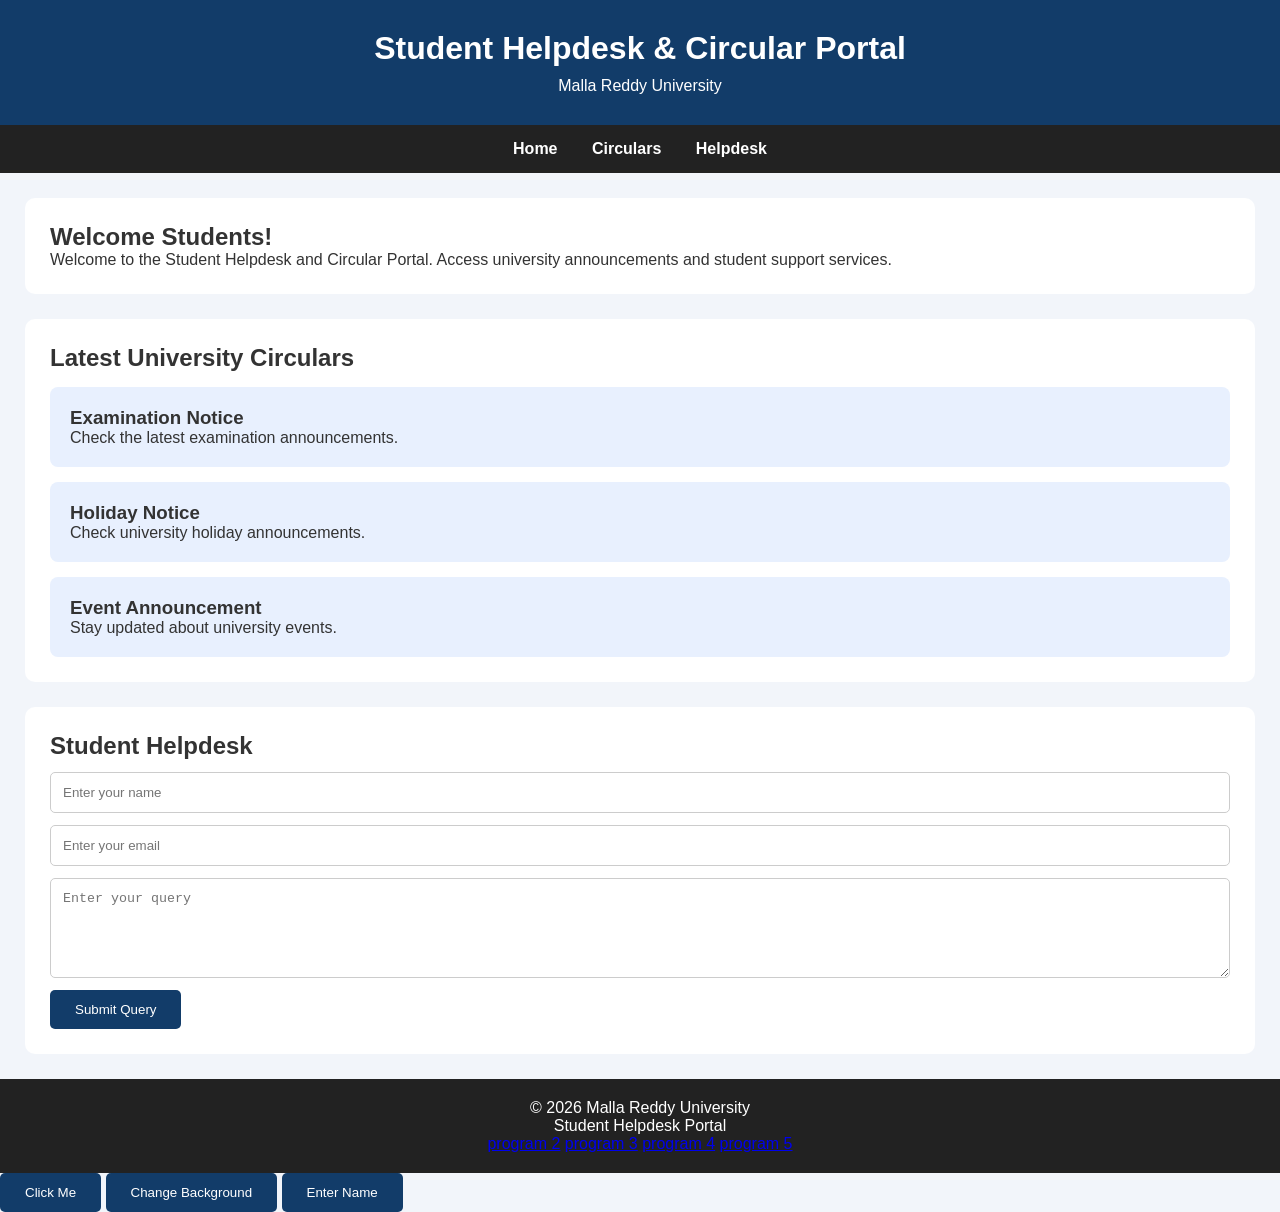
<file: index.html>
<!DOCTYPE html>
<html lang="en">
<head>
    <meta charset="UTF-8">
    <meta name="viewport" content="width=device-width, initial-scale=1.0">
    <title>Student Helpdesk Portal</title>
    <link rel="stylesheet" href="style.css">
</head>
<script src="script.js"></script>
<body>

    <header>
        <h1>Student Helpdesk & Circular Portal</h1>
        <p>Malla Reddy University</p>
    </header>

    <nav>
        <a href="#home">Home</a>
        <a href="#circulars">Circulars</a>
        <a href="#helpdesk">Helpdesk</a>
    </nav>

    <section id="home">
        <h2>Welcome Students!</h2>
        <p>
            Welcome to the Student Helpdesk and Circular Portal.
            Access university announcements and student support services.
        </p>
    </section>

    <section id="circulars">
        <h2>Latest University Circulars</h2>

        <div class="card">
            <h3>Examination Notice</h3>
            <p>Check the latest examination announcements.</p>
        </div>

        <div class="card">
            <h3>Holiday Notice</h3>
            <p>Check university holiday announcements.</p>
        </div>

        <div class="card">
            <h3>Event Announcement</h3>
            <p>Stay updated about university events.</p>
        </div>
    </section>

    <section id="helpdesk">
        <h2>Student Helpdesk</h2>

        <form id="helpForm">
            <input type="text" id="name"
                placeholder="Enter your name" required>

            <input type="email" id="email"
                placeholder="Enter your email" required>

            <textarea id="message"
                placeholder="Enter your query" required></textarea>

            <button type="submit">Submit Query</button>
        </form>

        <p id="result"></p>
    </section>

    <footer>
        <p>© 2026 Malla Reddy University</p>
        <p>Student Helpdesk Portal</p>
        <a href="case study-2.html">program 2</a>
        <a href="case study-3.html">program 3</a>
        <a href="case study-4.html">program 4</a>
        <a href="case study-5.html">program 5</a>
    </footer>

    <script src="script.js"></script>
<button onclick="showMessage()">Click Me</button>

<button onclick="changeColor()">Change Background</button>

<button onclick="displayName()">Enter Name</button>

<p id="output"></p>
</body>
</html>
</file>
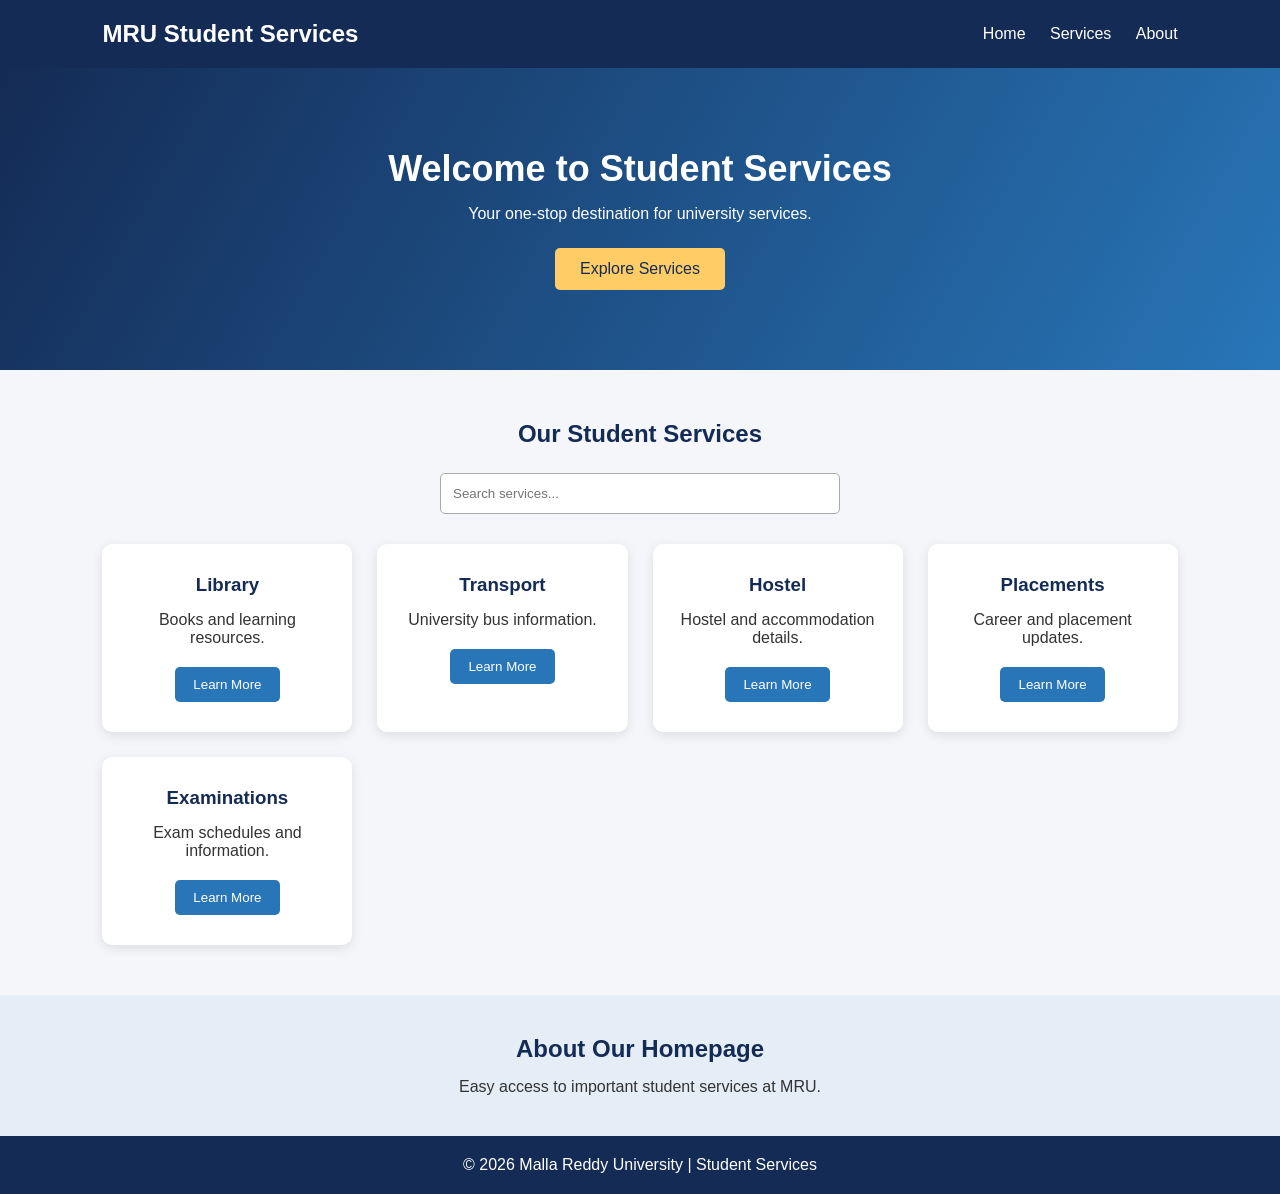
<file: case study-2.html>
<!DOCTYPE html>
<html lang="en">
<head>
    <meta charset="UTF-8">
    <meta name="viewport" content="width=device-width, initial-scale=1.0">
    <title>Student Services - MRU</title>

    <!-- CSS -->
    <style>
        * {
            margin: 0;
            padding: 0;
            box-sizing: border-box;
            font-family: Arial, sans-serif;
        }

        html {
            scroll-behavior: smooth;
        }

        body {
            background: #f4f6fa;
            color: #333;
        }

        header {
            background: #142b55;
            color: white;
            padding: 20px 8%;
            display: flex;
            justify-content: space-between;
            align-items: center;
        }

        nav a {
            color: white;
            text-decoration: none;
            margin-left: 20px;
        }

        nav a:hover {
            color: #ffcc66;
        }

        .hero {
            background: linear-gradient(120deg, #142b55, #2876b8);
            color: white;
            text-align: center;
            padding: 80px 20px;
        }

        .hero h1 {
            font-size: 36px;
            margin-bottom: 15px;
        }

        .hero p {
            margin-bottom: 25px;
        }

        .btn {
            display: inline-block;
            background: #ffcc66;
            color: #142b55;
            padding: 12px 25px;
            text-decoration: none;
            border-radius: 5px;
        }

        .services {
            padding: 50px 8%;
            text-align: center;
        }

        .services h2 {
            color: #142b55;
            margin-bottom: 25px;
        }

        #search {
            width: 80%;
            max-width: 400px;
            padding: 12px;
            margin-bottom: 30px;
            border: 1px solid #aaa;
            border-radius: 5px;
        }

        .service-container {
            display: grid;
            grid-template-columns: repeat(auto-fit, minmax(200px, 1fr));
            gap: 25px;
        }

        .card {
            background: white;
            padding: 30px 20px;
            border-radius: 10px;
            box-shadow: 0 3px 12px rgba(0,0,0,0.1);
            transition: transform 0.3s;
        }

        .card:hover {
            transform: translateY(-8px);
        }

        .card h3 {
            color: #142b55;
            margin-bottom: 15px;
        }

        .card p {
            margin-bottom: 20px;
        }

        button {
            background: #2876b8;
            color: white;
            padding: 10px 18px;
            border: 0;
            border-radius: 5px;
            cursor: pointer;
        }

        button:hover {
            background: #142b55;
        }

        .about {
            background: #e5edf7;
            padding: 40px 20px;
            text-align: center;
        }

        .about h2 {
            color: #142b55;
            margin-bottom: 15px;
        }

        footer {
            background: #142b55;
            color: white;
            text-align: center;
            padding: 20px;
        }

        @media (max-width: 600px) {
            header {
                flex-direction: column;
                gap: 15px;
            }

            nav a {
                margin: 0 7px;
            }

            .hero h1 {
                font-size: 26px;
            }

            .services {
                padding: 35px 5%;
            }
        }
    </style>
</head>

<body>

    <header>
        <h2>MRU Student Services</h2>

        <nav>
            <a href="#home">Home</a>
            <a href="#services">Services</a>
            <a href="#about">About</a>
        </nav>
    </header>

    <section class="hero" id="home">
        <h1>Welcome to Student Services</h1>
        <p>Your one-stop destination for university services.</p>
        <a class="btn" href="#services">Explore Services</a>
    </section>

    <section class="services" id="services">

        <h2>Our Student Services</h2>

        <input id="search" type="text"
               placeholder="Search services...">

        <div class="service-container">

            <div class="card">
                <h3>Library</h3>
                <p>Books and learning resources.</p>
                <button onclick="showInfo('Library')">
                    Learn More
                </button>
            </div>

            <div class="card">
                <h3>Transport</h3>
                <p>University bus information.</p>
                <button onclick="showInfo('Transport')">
                    Learn More
                </button>
            </div>

            <div class="card">
                <h3>Hostel</h3>
                <p>Hostel and accommodation details.</p>
                <button onclick="showInfo('Hostel')">
                    Learn More
                </button>
            </div>

            <div class="card">
                <h3>Placements</h3>
                <p>Career and placement updates.</p>
                <button onclick="showInfo('Placements')">
                    Learn More
                </button>
            </div>

            <div class="card">
                <h3>Examinations</h3>
                <p>Exam schedules and information.</p>
                <button onclick="showInfo('Examinations')">
                    Learn More
                </button>
            </div>

        </div>
    </section>

    <section class="about" id="about">
        <h2>About Our Homepage</h2>
        <p>Easy access to important student services at MRU.</p>
    </section>

    <footer>
        <p>© 2026 Malla Reddy University | Student Services</p>
    </footer>

    <!-- JavaScript -->
    <script>
        function showInfo(service) {
            alert("Welcome to " + service +
                  " Services at Malla Reddy University!");
        }

        const search = document.getElementById("search");

        search.addEventListener("input", function () {

            const value = search.value.toLowerCase();
            const cards = document.querySelectorAll(".card");

            cards.forEach(function (card) {

                const text = card.innerText.toLowerCase();

                card.style.display =
                    text.includes(value) ? "block" : "none";

            });
        });
    </script>

</body>
</html>
</file>
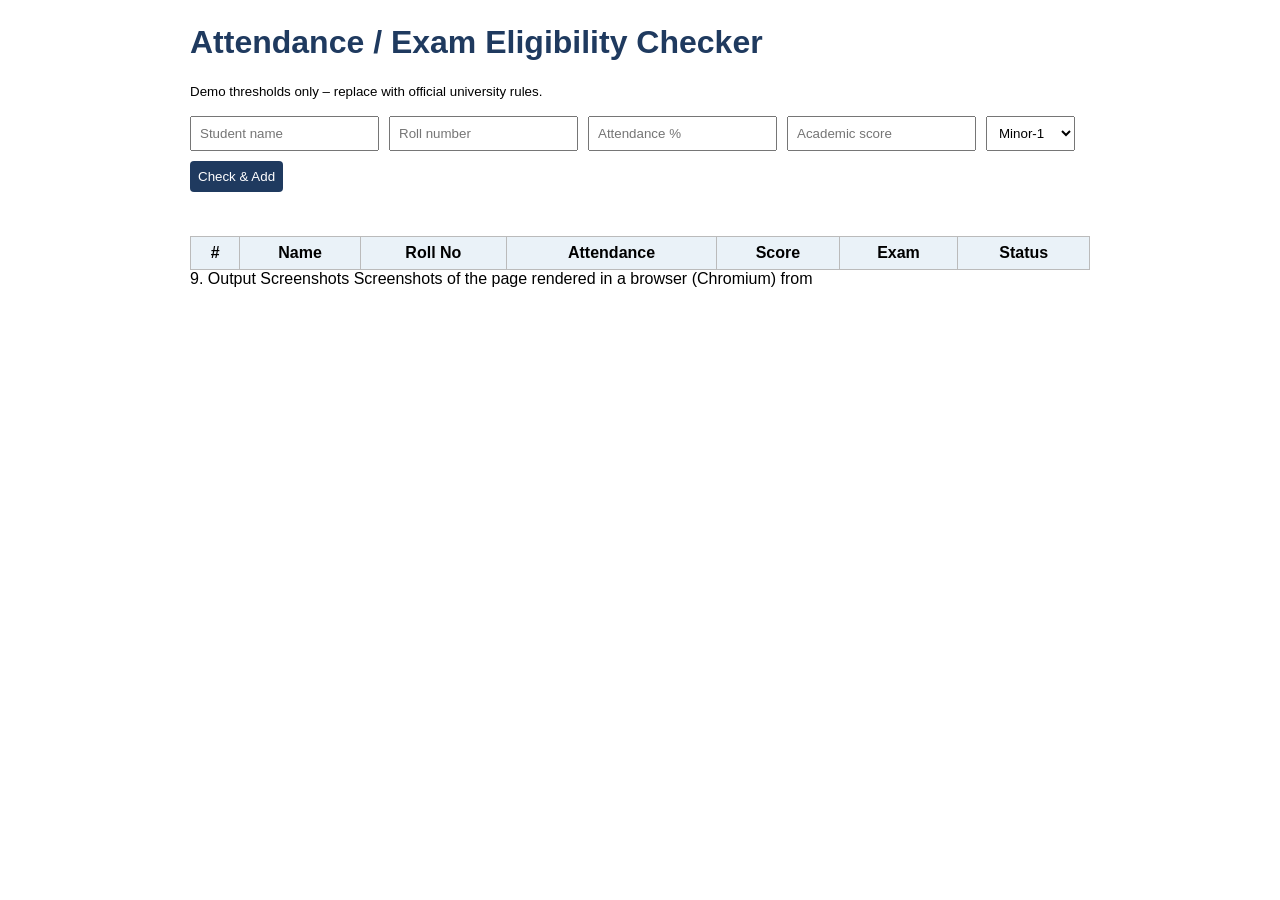
<file: case study-3.html>
<!DOCTYPE html>
<html lang="en">
<head>
  <meta charset="UTF-8">
  <title>Attendance / Exam Eligibility Checker</title>
  <style>
    body { font-family:Arial, sans-serif; max-width:900px; margin:24px auto; padding:0 16px; }
    h1 { color:#1f3a5f; }
    .row { display:flex; flex-wrap:wrap; gap:10px; margin-bottom:10px; }
    input, select, button { padding:8px; }
    button { background:#1f3a5f; color:#fff; border:0; border-radius:4px; cursor:pointer; }
    #err { color:#c0392b; min-height:1.2em; }
    table { border-collapse:collapse; width:100%; margin-top:14px; }
    th, td { border:1px solid #bbb; padding:7px; text-align:center; }
    th { background:#eaf2f8; }
    .ok { color:#1e8449; font-weight:bold; } .no { color:#c0392b; font-weight:bold; }
  </style>
</head>
<body>
  <h1>Attendance / Exam Eligibility Checker</h1>
  <p><small>Demo thresholds only – replace with official university rules.</small></p>
  <div class="row">
    <input id="name" placeholder="Student name">
    <input id="roll" placeholder="Roll number">
    <input id="att" type="number" placeholder="Attendance %">
    <input id="marks" type="number" placeholder="Academic score">
    <select id="exam"><option>Minor-1</option><option>Minor-2</option><option>Endterm</option></select>
    <button id="add">Check &amp; Add</button>
  </div>
  <div id="err"></div>
  <table>
    <thead><tr><th>#</th><th>Name</th><th>Roll No</th><th>Attendance</th><th>Score</th>
      <th>Exam</th><th>Status</th></tr></thead>
    <tbody id="out"></tbody>
  </table>
<script>
  // Demo rules (placeholders): {minAttendance, minScore} per examination
  const RULES = { "Minor-1": {att:65, score:0}, "Minor-2": {att:70, score:20}, "Endterm": {att:75, score:35} };
  const students = [];                       // array of student objects
 
  function validate(s) {
    if (!s.name || !s.roll) return "Name and roll number are required.";
    if (isNaN(s.att) || s.att < 0 || s.att > 100) return "Attendance must be between 0 and 100.";
    if (isNaN(s.score) || s.score < 0 || s.score > 100) return "Score must be between 0 and 100.";
    return "";
  }
  function check(s) {
    const r = RULES[s.exam];
    if (s.att < r.att) return "Not Eligible (attendance < " + r.att + "%)";
    if (s.score < r.score) return "Not Eligible (score < " + r.score + ")";
    return "Eligible";
  }
  function render() {
    const tbody = document.getElementById("out");
    tbody.innerHTML = "";
    for (let i = 0; i < students.length; i++) {          // loop over all records
      const s = students[i];
      const cls = s.status === "Eligible" ? "ok" : "no";
      tbody.innerHTML += `<tr><td>${i+1}</td><td>${s.name}</td><td>${s.roll}</td>
        <td>${s.att}%</td><td>${s.score}</td><td>${s.exam}</td><td class="${cls}">${s.status}</td></tr>`;
    }
  }
  document.getElementById("add").addEventListener("click", () => {
    const v = id => document.getElementById(id).value;
    const s = { name: v("name").trim(), roll: v("roll").trim(), att: parseFloat(v("att")),
                score: parseFloat(v("marks")), exam: v("exam") };
    const msg = validate(s);
    document.getElementById("err").textContent = msg;
    if (msg) return;
    s.status = check(s);
    students.push(s);
    render();
  });
</script>
</body>
</html>
9. Output Screenshots
Screenshots of the page rendered in a browser (Chromium) from
</file>
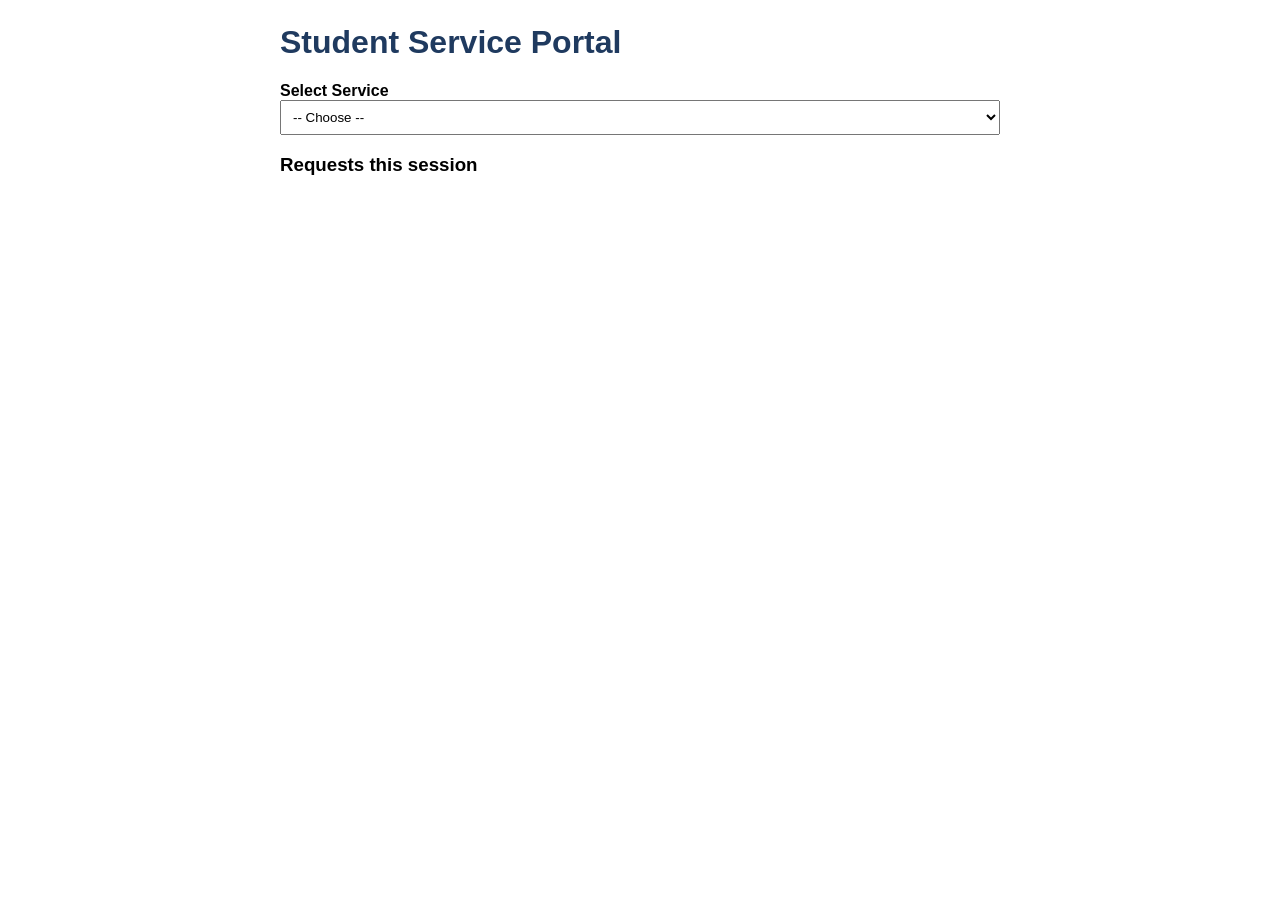
<file: case study-4.html>
<!DOCTYPE html>
<html lang="en">
<head>
  <meta charset="UTF-8">
  <title>Student Service Portal</title>
  <style>
    body { font-family:Arial, sans-serif; max-width:720px; margin:24px auto; padding:0 16px; }
    h1 { color:#1f3a5f; }
    label { display:block; margin-top:10px; font-weight:bold; }
    input, select, textarea { width:100%; padding:8px; box-sizing:border-box; }
    .hidden { display:none; }
    .error { color:#c0392b; font-size:.85rem; }
    button { margin-top:14px; padding:9px 18px; background:#1f3a5f; color:#fff; border:0; border-radius:4px; }
    #summary { margin-top:18px; padding:12px; background:#e9f7ef; border-left:5px solid #1e8449; }
    #log li { margin:4px 0; }
  </style>
</head>
<body>
  <h1>Student Service Portal</h1>
  <label for="service">Select Service</label>
  <select id="service">
    <option value="">-- Choose --</option>
    <option value="leave">Leave Request</option>
    <option value="bonafide">Bonafide Certificate</option>
    <option value="elective">Elective Course Registration</option>
  </select>
 
  <form id="form" class="hidden" novalidate>
    <label for="name">Student Name *</label><input id="name">
    <label for="roll">Roll Number *</label><input id="roll">
    <div id="leave" class="hidden">
      <label for="from">From Date *</label><input id="from" type="date">
      <label for="to">To Date *</label><input id="to" type="date">
      <label for="reason">Reason *</label><textarea id="reason" rows="2"></textarea>
    </div>
    <div id="bonafide" class="hidden">
      <label for="purpose">Purpose *</label>
      <select id="purpose"><option value="">-- Choose --</option><option>Bank Loan</option>
        <option>Passport</option><option>Scholarship</option></select>
    </div>
    <div id="elective" class="hidden">
      <label for="course">Elective Course *</label>
      <select id="course"><option value="">-- Choose --</option><option>Machine Learning</option>
        <option>Cloud Computing</option><option>Cyber Security</option></select>
    </div>
    <div id="error" class="error"></div>
    <button type="submit">Submit Request</button>
  </form>
 
  <div id="summary" class="hidden"></div>
  <h3>Requests this session</h3>
  <ul id="log"></ul>
 
<script>
  const requests = [];                                    // session storage (array)
  const $ = id => document.getElementById(id);
  const sections = ["leave", "bonafide", "elective"];
 
  $("service").addEventListener("change", function () {
    $("form").classList.toggle("hidden", !this.value);
    sections.forEach(s => $(s).classList.toggle("hidden", s !== this.value));
    $("error").textContent = ""; $("summary").classList.add("hidden");
  });
 
  function validate(type) {
    if (!$("name").value.trim() || !$("roll").value.trim()) return "Name and roll number are required.";
    if (type === "leave") {
      if (!$("from").value || !$("to").value || !$("reason").value.trim()) return "Fill all leave fields.";
      if ($("to").value < $("from").value) return "End date cannot be before start date.";
    }
    if (type === "bonafide" && !$("purpose").value) return "Select a purpose.";
    if (type === "elective" && !$("course").value) return "Select a course.";
    return "";
  }
  function buildRequest(type) {
    const r = { type, name: $("name").value.trim(), roll: $("roll").value.trim() };
    if (type === "leave") Object.assign(r, { from: $("from").value, to: $("to").value, reason: $("reason").value });
    if (type === "bonafide") r.purpose = $("purpose").value;
    if (type === "elective") r.course = $("course").value;
    return r;
  }
  $("form").addEventListener("submit", e => {
    e.preventDefault();
    const type = $("service").value, msg = validate(type);
    $("error").textContent = msg;
    if (msg) return;
    const r = buildRequest(type);
    requests.push(r);
    const li = document.createElement("li");
    li.textContent = `#${requests.length} ${r.type.toUpperCase()} – ${r.name} (${r.roll})`;
    $("log").appendChild(li);
    $("summary").innerHTML = `<b>Request submitted successfully.</b><br>Reference No: REQ-${1000 + requests.length}
      <br>Type: ${type}<br>Student: ${r.name} (${r.roll})`;
    $("summary").classList.remove("hidden");
    $("form").reset();
  });
</script>
</body>
</html>
</file>
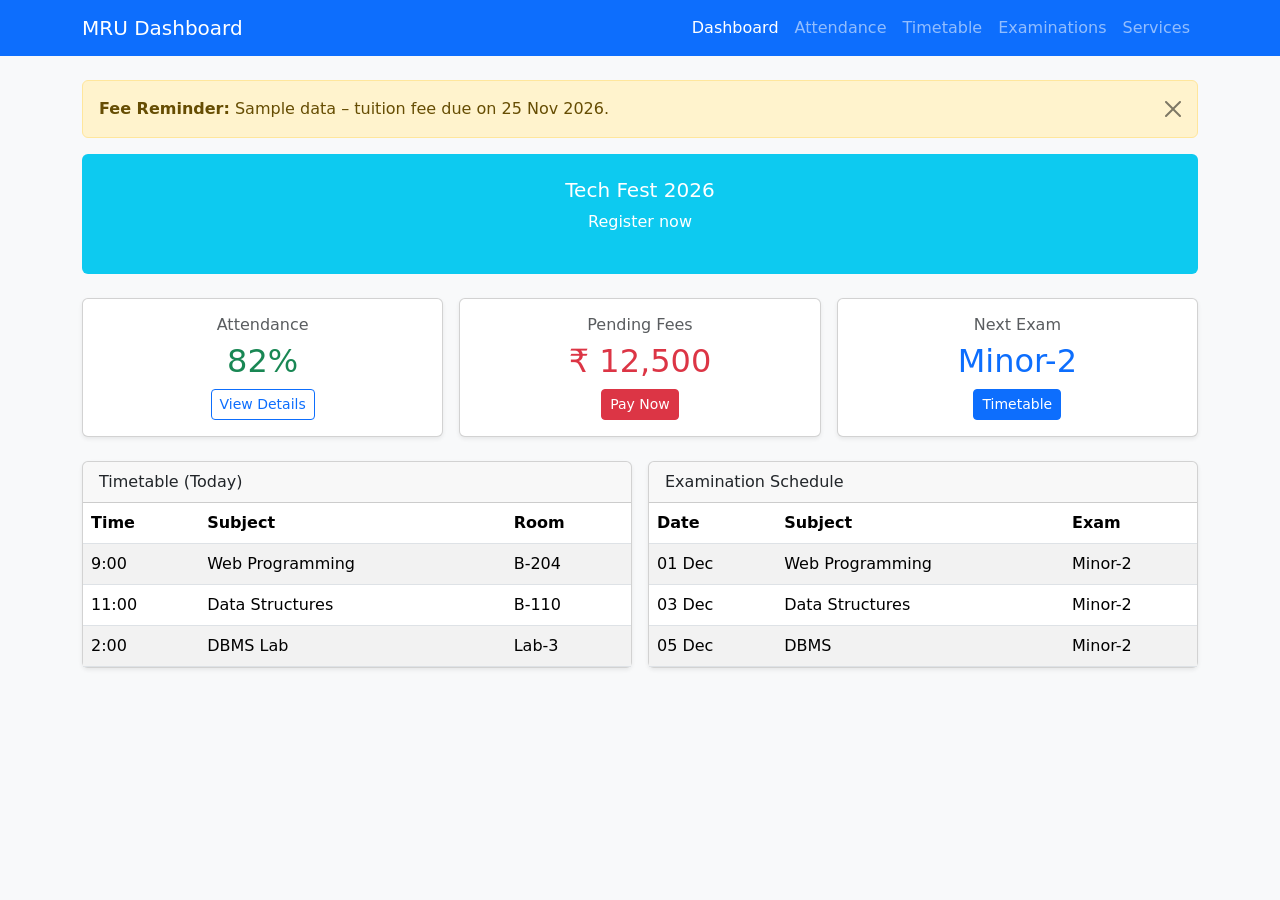
<file: case study-5.html>
<!DOCTYPE html>
<html lang="en">
<head>
  <meta charset="UTF-8">
  <meta name="viewport" content="width=device-width, initial-scale=1">
  <title>Student Dashboard</title>
  <link href="https://cdn.jsdelivr.net/npm/bootstrap@5.3.2/dist/css/bootstrap.min.css" rel="stylesheet">
</head>
<body class="bg-light">
  <nav class="navbar navbar-expand-lg navbar-dark bg-primary">
    <div class="container">
      <a class="navbar-brand" href="#">MRU Dashboard</a>
      <button class="navbar-toggler" data-bs-toggle="collapse" data-bs-target="#menu">
        <span class="navbar-toggler-icon"></span></button>
      <div class="collapse navbar-collapse" id="menu">
        <ul class="navbar-nav ms-auto">
          <li class="nav-item"><a class="nav-link active" href="#">Dashboard</a></li>
          <li class="nav-item"><a class="nav-link" href="#">Attendance</a></li>
          <li class="nav-item"><a class="nav-link" href="#">Timetable</a></li>
          <li class="nav-item"><a class="nav-link" href="#">Examinations</a></li>
          <li class="nav-item"><a class="nav-link" href="#">Services</a></li>
        </ul>
      </div>
    </div>
  </nav>
 
  <div class="container my-4">
    <div class="alert alert-warning alert-dismissible fade show">
      <strong>Fee Reminder:</strong> Sample data – tuition fee due on 25 Nov 2026.
      <button class="btn-close" data-bs-dismiss="alert"></button>
    </div>
 
    <div id="promo" class="carousel slide mb-4" data-bs-ride="carousel">
      <div class="carousel-inner text-center text-white rounded">
        <div class="carousel-item active bg-info p-4"><h5>Tech Fest 2026</h5><p>Register now</p></div>
        <div class="carousel-item bg-success p-4"><h5>Placement Drive</h5><p>Starts next week</p></div>
      </div>
    </div>
 
    <div class="row g-3 mb-4">
      <div class="col-12 col-md-4"><div class="card text-center shadow-sm"><div class="card-body">
        <h6 class="text-muted">Attendance</h6><h2 class="text-success">82%</h2>
        <button class="btn btn-outline-primary btn-sm" data-bs-toggle="modal" data-bs-target="#info">
          View Details</button></div></div></div>
      <div class="col-12 col-md-4"><div class="card text-center shadow-sm"><div class="card-body">
        <h6 class="text-muted">Pending Fees</h6><h2 class="text-danger">₹ 12,500</h2>
        <button class="btn btn-danger btn-sm">Pay Now</button></div></div></div>
      <div class="col-12 col-md-4"><div class="card text-center shadow-sm"><div class="card-body">
        <h6 class="text-muted">Next Exam</h6><h2 class="text-primary">Minor-2</h2>
        <button class="btn btn-primary btn-sm">Timetable</button></div></div></div>
    </div>
 
    <div class="row g-3">
      <div class="col-12 col-lg-6"><div class="card shadow-sm"><div class="card-header">Timetable (Today)</div>
        <div class="table-responsive"><table class="table table-striped mb-0">
          <thead><tr><th>Time</th><th>Subject</th><th>Room</th></tr></thead>
          <tbody><tr><td>9:00</td><td>Web Programming</td><td>B-204</td></tr>
            <tr><td>11:00</td><td>Data Structures</td><td>B-110</td></tr>
            <tr><td>2:00</td><td>DBMS Lab</td><td>Lab-3</td></tr></tbody></table></div></div></div>
      <div class="col-12 col-lg-6"><div class="card shadow-sm"><div class="card-header">Examination Schedule</div>
        <div class="table-responsive"><table class="table table-striped mb-0">
          <thead><tr><th>Date</th><th>Subject</th><th>Exam</th></tr></thead>
          <tbody><tr><td>01 Dec</td><td>Web Programming</td><td>Minor-2</td></tr>
            <tr><td>03 Dec</td><td>Data Structures</td><td>Minor-2</td></tr>
            <tr><td>05 Dec</td><td>DBMS</td><td>Minor-2</td></tr></tbody></table></div></div></div>
    </div>
  </div>
 
  <div class="modal fade" id="info" tabindex="-1">
    <div class="modal-dialog"><div class="modal-content">
      <div class="modal-header"><h5 class="modal-title">Attendance Details (Sample)</h5>
        <button class="btn-close" data-bs-dismiss="modal"></button></div>
      <div class="modal-body">Classes held: 100<br>Classes attended: 82<br>Status: Above 75% requirement.</div>
      <div class="modal-footer"><button class="btn btn-secondary" data-bs-dismiss="modal">Close</button></div>
    </div></div>
  </div>
 
  <script src="https://cdn.jsdelivr.net/npm/bootstrap@5.3.2/dist/js/bootstrap.bundle.min.js"></script>
</body>
</html>
</file>
<file: style.css>
* {
    margin: 0;
    padding: 0;
    box-sizing: border-box;
}

body {
    font-family: Arial, sans-serif;
    background-color: #f2f5fa;
    color: #333;
}

header {
    background-color: #123c69;
    color: white;
    text-align: center;
    padding: 30px;
}

header h1 {
    margin-bottom: 10px;
}

nav {
    background-color: #222;
    padding: 15px;
    text-align: center;
}

nav a {
    color: white;
    text-decoration: none;
    margin: 15px;
    font-weight: bold;
}

section {
    background-color: white;
    margin: 25px;
    padding: 25px;
    border-radius: 10px;
}

.card {
    background-color: #e8f0fe;
    padding: 20px;
    margin-top: 15px;
    border-radius: 8px;
}

input, textarea {
    display: block;
    width: 100%;
    padding: 12px;
    margin: 12px 0;
    border: 1px solid #ccc;
    border-radius: 5px;
}

textarea {
    min-height: 100px;
}

button {
    background-color: #123c69;
    color: white;
    padding: 12px 25px;
    border: none;
    border-radius: 5px;
    cursor: pointer;
}

button:hover {
    background-color: #205b91;
}

footer {
    background-color: #222;
    color: white;
    text-align: center;
    padding: 20px;
}
</file>
